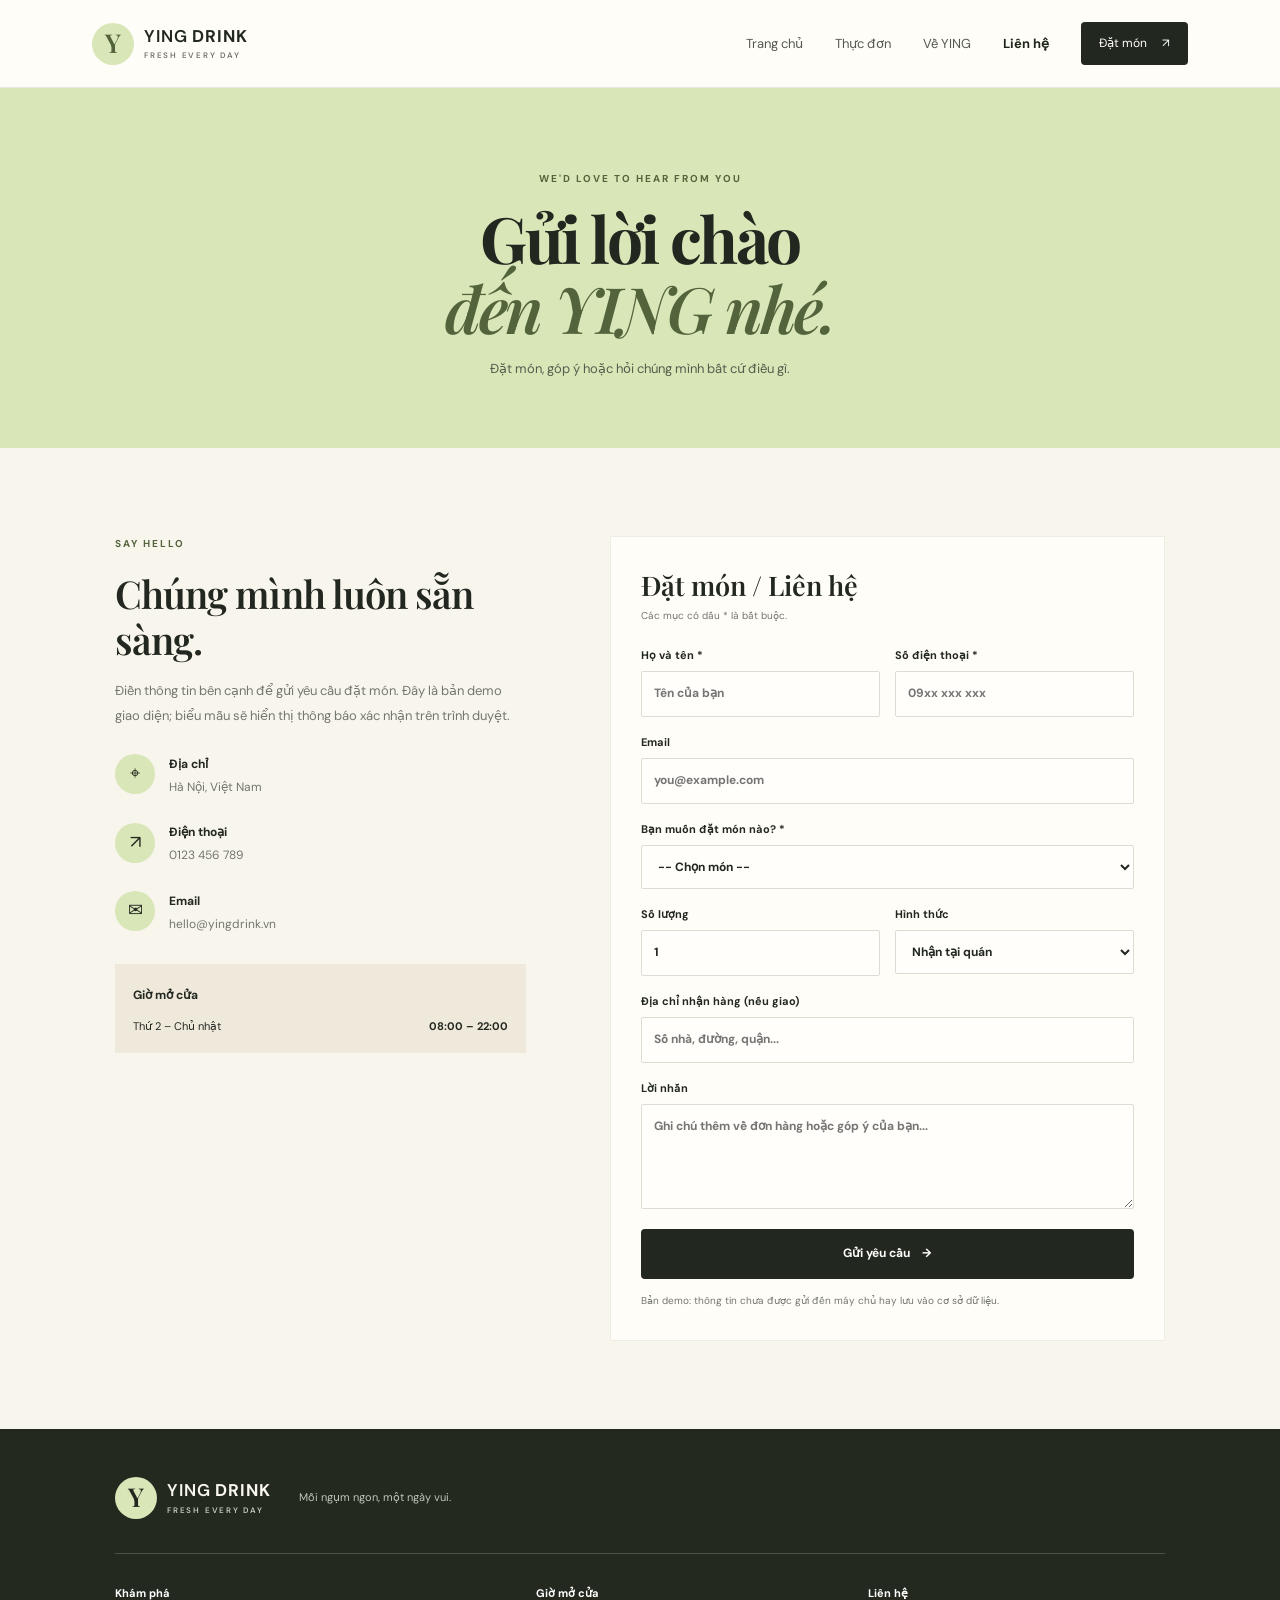
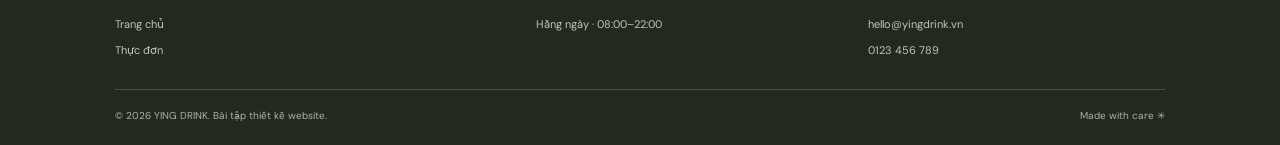
<file: contact.html>
<!DOCTYPE html>
<html lang="vi">

<head>
    <meta charset="UTF-8">
    <meta name="viewport" content="width=device-width, initial-scale=1.0">
    <title>Liên hệ & Đặt món | YING DRINK</title>
    <link
        href="https://fonts.googleapis.com/css2?family=DM+Sans:wght@400;500;600;700&family=Playfair+Display:wght@600;700&display=swap"
        rel="stylesheet">
    <link rel="stylesheet" href="css/style.css">
    <script src="js/main.js" defer></script>
</head>

<body>
    <header class="site-header"><a class="logo" href="index.html"><span class="logo-mark">Y</span><span>YING
                <b>DRINK</b><small>FRESH EVERY DAY</small></span></a><button class="menu-toggle" aria-label="Mở menu"
            aria-expanded="false">☰</button>
        <nav class="nav"><a href="index.html">Trang chủ</a><a href="menu.html">Thực đơn</a><a href="about.html">Về
                YING</a><a class="active" href="contact.html">Liên hệ</a><a class="nav-cta" href="menu.html">Đặt món
                <span>↗</span></a></nav>
    </header>
    <main>
        <section class="page-hero">
            <p class="eyebrow">WE'D LOVE TO HEAR FROM YOU</p>
            <h1>Gửi lời chào<br><em>đến YING nhé.</em></h1>
            <p>Đặt món, góp ý hoặc hỏi chúng mình bất cứ điều gì.</p>
        </section>
        <section class="contact-layout section">
            <div class="contact-details">
                <p class="eyebrow">SAY HELLO</p>
                <h2>Chúng mình luôn sẵn sàng.</h2>
                <p>Điền thông tin bên cạnh để gửi yêu cầu đặt món. Đây là bản demo giao diện; biểu mẫu sẽ hiển thị thông
                    báo xác nhận trên trình duyệt.</p>
                <div class="contact-card"><span class="contact-icon">⌖</span>
                    <div><b>Địa chỉ</b>
                        <p>Hà Nội, Việt Nam</p>
                    </div>
                </div>
                <div class="contact-card"><span class="contact-icon">↗</span>
                    <div><b>Điện thoại</b>
                        <p>0123 456 789</p>
                    </div>
                </div>
                <div class="contact-card"><span class="contact-icon">✉</span>
                    <div><b>Email</b>
                        <p>hello@yingdrink.vn</p>
                    </div>
                </div>
                <div class="hours-box"><b>Giờ mở cửa</b>
                    <div><span>Thứ 2 – Chủ nhật</span><strong>08:00 – 22:00</strong></div>
                </div>
            </div>
            <form id="order-form" class="contact-form">
                <h2>Đặt món / Liên hệ</h2>
                <p class="form-intro">Các mục có dấu * là bắt buộc.</p>
                <div class="form-row"><label>Họ và tên *<input name="name" type="text" placeholder="Tên của bạn"
                            required minlength="2"></label><label>Số điện thoại *<input name="phone" type="tel"
                            placeholder="09xx xxx xxx" pattern="[0-9+ ()-]{9,15}" required></label></div>
                <label>Email<input name="email" type="email" placeholder="you@example.com"></label><label>Bạn muốn đặt
                    món nào? *<select name="drink" required>
                        <option value="">-- Chọn món --</option>
                        <option>Trà đào cam sả</option>
                        <option>Trà vải hoa nhài</option>
                        <option>Trà chanh mật ong</option>
                        <option>Cà phê sữa đá</option>
                        <option>Bạc xỉu</option>
                        <option>Matcha latte</option>
                        <option>Trà sữa truyền thống</option>
                        <option>Matcha dâu</option>
                        <option>Khác / cần tư vấn</option>
                    </select></label>
                <div class="form-row"><label>Số lượng<input name="quantity" type="number" min="1" max="50" value="1"
                            required></label><label>Hình thức<select name="method">
                            <option>Nhận tại quán</option>
                            <option>Giao hàng</option>
                            <option>Chỉ liên hệ tư vấn</option>
                        </select></label></div><label>Địa chỉ nhận hàng (nếu giao)<input name="address" type="text"
                        placeholder="Số nhà, đường, quận..."></label><label>Lời nhắn<textarea name="message" rows="4"
                        placeholder="Ghi chú thêm về đơn hàng hoặc góp ý của bạn..."></textarea></label><button
                    class="btn btn-dark submit-btn" type="submit">Gửi yêu cầu <span>→</span></button>
                <p id="order-message" class="form-message" aria-live="polite"></p>
                <p class="privacy-note">Bản demo: thông tin chưa được gửi đến máy chủ hay lưu vào cơ sở dữ liệu.</p>
            </form>
        </section>
    </main>
    <footer class="footer">
        <div class="footer-main"><a class="logo logo-footer" href="index.html"><span
                    class="logo-mark">Y</span><span>YING <b>DRINK</b><small>FRESH EVERY DAY</small></span></a>
            <p>Mỗi ngụm ngon, một ngày vui.</p>
        </div>
        <div class="footer-links">
            <div><b>Khám phá</b><a href="index.html">Trang chủ</a><a href="menu.html">Thực đơn</a></div>
            <div><b>Giờ mở cửa</b><span>Hằng ngày · 08:00–22:00</span></div>
            <div><b>Liên hệ</b><span>hello@yingdrink.vn</span><span>0123 456 789</span></div>
        </div>
        <div class="footer-bottom"><span>© 2026 YING DRINK. Bài tập thiết kế website.</span><span>Made with care
                ✳</span></div>
    </footer>
</body>

</html>
</file>
<file: css/style.css>
:root {
     --cream: #f8f5ed;
     --paper: #fffdf8;
     --ink: #22271f;
     --green: #d8e6b8;
     --green-dark: #53643c;
     --orange: #e78b57;
     --line: #dcded3;
     --muted: #74776e;
     --serif: "Playfair Display", Georgia, serif;
     --sans: "DM Sans", Arial, sans-serif
 }

 * {
     box-sizing: border-box
 }

 html {
     scroll-behavior: smooth
 }

 body {
     margin: 0;
     background: var(--cream);
     color: var(--ink);
     font-family: var(--sans);
     font-size: 15px;
     line-height: 1.65
 }

 a {
     color: inherit;
     text-decoration: none
 }

 img {
     max-width: 100%;
     display: block
 }

 button,
 input,
 textarea,
 select {
     font: inherit
 }

 button,
 a,
 input,
 textarea,
 select {
     -webkit-tap-highlight-color: transparent
 }

 .site-header {
     height: 88px;
     display: flex;
     align-items: center;
     justify-content: space-between;
     padding: 0 7.2%;
     background: var(--paper);
     border-bottom: 1px solid #e9e7df;
     position: sticky;
     top: 0;
     z-index: 20
 }

 .logo {
     display: flex;
     align-items: center;
     gap: 10px;
     font-size: 17px;
     font-weight: 600;
     letter-spacing: .05em;
     line-height: 1.1
 }

 .logo b {
     font-weight: 700
 }

 .logo small {
     display: block;
     font-size: 8px;
     letter-spacing: .22em;
     color: var(--muted);
     margin-top: 6px
 }

 .logo-mark {
     width: 42px;
     height: 42px;
     border-radius: 50%;
     display: grid;
     place-items: center;
     background: var(--green);
     font-family: var(--serif);
     font-size: 26px;
     color: var(--green-dark)
 }

 .nav {
     display: flex;
     align-items: center;
     gap: 32px
 }

 .nav>a:not(.nav-cta) {
     font-size: 13px;
     color: #55594f;
     transition: color .2s
 }

 .nav>a:hover,
 .nav>a.active {
     color: #1d2618
 }

 .nav>a.active {
     font-weight: 700
 }

 .nav-cta {
     background: var(--ink);
     color: white;
     padding: 12px 18px;
     border-radius: 4px;
     font-size: 12px
 }

 .nav-cta span,
 .btn span {
     margin-left: 12px
 }

 .menu-toggle {
     display: none;
     border: 0;
     background: transparent;
     font-size: 25px
 }

 .hero {
     padding: 68px 9% 74px;
     display: grid;
     grid-template-columns: 1fr 1fr;
     align-items: center;
     gap: 5%;
     min-height: 590px
 }

 .eyebrow {
     font-size: 10px;
     letter-spacing: .2em;
     font-weight: 700;
     color: var(--green-dark);
     margin: 0 0 18px
 }

 .dot {
     display: inline-block;
     width: 7px;
     height: 7px;
     border-radius: 50%;
     background: var(--orange);
     margin-right: 8px
 }

 .hero h1,
 .page-hero h1 {
     font: 700 clamp(44px, 5.2vw, 72px)/1.1 var(--serif);
     letter-spacing: -.04em;
     margin: 0 0 22px
 }

 .hero h1 em,
 .page-hero h1 em,
 .story-copy h2 em {
     color: var(--green-dark);
     font-weight: 600
 }

 .hero-text {
     max-width: 440px;
     color: #666a60;
     font-size: 15px;
     line-height: 1.9
 }

 .hero-actions {
     display: flex;
     align-items: center;
     gap: 24px;
     flex-wrap: wrap;
     margin-top: 30px
 }

 .btn {
     display: inline-flex;
     align-items: center;
     justify-content: center;
     border: 0;
     padding: 15px 20px;
     font-size: 12px;
     font-weight: 700;
     border-radius: 4px;
     cursor: pointer;
     transition: transform .2s, background .2s
 }

 .btn:hover {
     transform: translateY(-2px)
 }

 .btn-dark {
     background: var(--ink);
     color: white
 }

 .btn-dark:hover {
     background: var(--green-dark)
 }

 .btn-light {
     background: var(--paper);
     color: var(--ink)
 }

 .text-link {
     font-size: 12px;
     font-weight: 700;
     border-bottom: 1px solid #aeb4a2;
     padding-bottom: 5px
 }

 .text-link span {
     margin-left: 8px
 }

 .hero-note {
     display: flex;
     align-items: center;
     gap: 14px;
     margin-top: 48px
 }

 .avatars {
     display: flex
 }

 .avatars span {
     width: 31px;
     height: 31px;
     border-radius: 50%;
     display: grid;
     place-items: center;
     border: 2px solid var(--cream);
     margin-right: -7px;
     background: #e9c5a7;
     font-size: 12px;
     font-weight: 700
 }

 .avatars span:nth-child(2) {
     background: #cbd9ae
 }

 .avatars span:nth-child(3) {
     background: #e7e0cc
 }

 .hero-note p {
     font-size: 11px;
     line-height: 1.5;
     margin: 0
 }

 .hero-note small {
     color: var(--muted)
 }

 .hero-art {
     position: relative;
     min-height: 430px;
     display: flex;
     align-items: center;
     justify-content: center
 }

 .sun-shape {
     position: absolute;
     width: min(34vw, 360px);
     height: min(34vw, 360px);
     background: var(--green);
     border-radius: 50%;
     right: 9%;
     top: 6%
 }

 .hero-drink {
     position: relative;
     width: 73%;
     height: 370px;
     object-fit: cover;
     border-radius: 48% 48% 10px 10px;
     z-index: 1;
     box-shadow: 0 25px 55px #4d50301c
 }

 .hero-label {
     position: absolute;
     font-size: 10px;
     letter-spacing: .16em;
     font-weight: 700;
     line-height: 1.6;
     z-index: 2
 }

 .label-top {
     right: 1%;
     top: 3%;
     transform: rotate(8deg)
 }

 .label-bottom {
     left: 0;
     bottom: 8%;
     color: var(--green-dark);
     transform: rotate(-8deg)
 }

 .floating-card {
     position: absolute;
     bottom: 10%;
     right: -2%;
     z-index: 3;
     display: flex;
     gap: 12px;
     align-items: center;
     padding: 14px 17px;
     background: var(--paper);
     box-shadow: 0 12px 40px #20291b16;
     border-radius: 5px
 }

 .star {
     display: grid;
     place-items: center;
     width: 36px;
     height: 36px;
     border-radius: 50%;
     background: #f5d9c2;
     color: #a35c34;
     font-size: 23px
 }

 .floating-card b,
 .floating-card small {
     display: block;
     font-size: 11px
 }

 .floating-card small {
     font-size: 10px;
     color: var(--muted);
     margin-top: 2px
 }

 .ticker {
     display: flex;
     justify-content: center;
     align-items: center;
     gap: 34px;
     padding: 18px 10px;
     background: var(--green);
     font-size: 10px;
     font-weight: 700;
     letter-spacing: .18em;
     flex-wrap: wrap
 }

 .ticker i {
     font-style: normal;
     font-size: 17px;
     color: var(--green-dark)
 }

 .section {
     padding: 88px 9%
 }

 .section-heading {
     display: flex;
     justify-content: space-between;
     align-items: end;
     margin-bottom: 30px;
     gap: 20px
 }

 .section-heading .eyebrow {
     margin-bottom: 8px
 }

 .section-heading h2,
 .values h2,
 .contact-details h2 {
     font: 600 clamp(30px, 3vw, 42px)/1.2 var(--serif);
     margin: 0;
     letter-spacing: -.025em
 }

 .product-grid {
     display: grid;
     grid-template-columns: repeat(3, 1fr);
     gap: 24px
 }

 .product-card {
     min-width: 0
 }

 .product-image {
     height: 260px;
     position: relative;
     overflow: hidden;
     border-radius: 5px;
     display: flex;
     align-items: center;
     justify-content: center
 }

 .product-image img {
     height: 100%;
     width: 100%;
     object-fit: cover;
     transition: transform .5s
 }

 .product-card:hover .product-image img {
     transform: scale(1.04)
 }

 .peach {
     background: #f1d6be
 }

 .green {
     background: #d9e4c1
 }

 .coffee {
     background: #d4c4b3
 }

 .tag {
     position: absolute;
     z-index: 2;
     top: 14px;
     left: 14px;
     background: var(--paper);
     padding: 6px 9px;
     font-size: 9px;
     font-weight: 700;
     letter-spacing: .08em
 }

 .product-info {
     display: flex;
     justify-content: space-between;
     gap: 10px;
     align-items: start;
     margin: 16px 0 9px
 }

 .product-info h3,
 .menu-item h3 {
     font-size: 15px;
     margin: 0 0 4px
 }

 .product-info p,
 .menu-item p {
     font-size: 11px;
     color: var(--muted);
     margin: 0
 }

 .product-info>b {
     font-size: 12px;
     white-space: nowrap
 }

 .product-link {
     display: flex;
     justify-content: space-between;
     border-top: 1px solid var(--line);
     padding-top: 10px;
     font-size: 10px;
     font-weight: 700
 }

 .story-band {
     display: grid;
     grid-template-columns: 1fr 1fr;
     background: var(--green);
     min-height: 420px
 }

 .story-photo {
     min-height: 420px
 }

 .story-photo img {
     width: 100%;
     height: 100%;
     object-fit: cover
 }

 .story-copy {
     padding: 65px 12%;
     align-self: center
 }

 .story-copy h2 {
     font: 600 clamp(34px, 4vw, 50px)/1.15 var(--serif);
     margin: 0 0 22px
 }

 .story-copy>p:not(.eyebrow) {
     font-size: 13px;
     color: #50584a;
     line-height: 1.9;
     margin-bottom: 26px
 }

 .values {
     padding-top: 80px;
     padding-bottom: 90px
 }

 .value-grid {
     display: grid;
     grid-template-columns: repeat(3, 1fr);
     gap: 35px;
     margin-top: 34px
 }

 .value-grid article {
     border-top: 1px solid var(--line);
     padding-top: 23px
 }

 .value-grid article>span {
     font-size: 24px;
     color: var(--green-dark);
     font-family: var(--serif)
 }

 .value-grid h3 {
     font-size: 15px;
     margin: 14px 0 7px
 }

 .value-grid p {
     font-size: 12px;
     color: var(--muted);
     line-height: 1.8;
     margin: 0;
     max-width: 300px
 }

 .newsletter {
     margin: 0 9% 85px;
     padding: 42px 5%;
     background: #efe9dc;
     display: flex;
     justify-content: space-between;
     align-items: center;
     gap: 30px
 }

 .newsletter .eyebrow {
     margin-bottom: 8px
 }

 .newsletter h2 {
     font: 600 30px var(--serif);
     margin: 0 0 8px
 }

 .newsletter p:not(.eyebrow) {
     font-size: 12px;
     color: var(--muted);
     margin: 0
 }

 .newsletter-form {
     width: min(410px, 100%);
     display: flex;
     flex-wrap: wrap;
     gap: 8px
 }

 .newsletter-form input {
     flex: 1;
     min-width: 150px;
     border: 1px solid #d8d4c9;
     background: var(--paper);
     padding: 13px 14px;
     outline: none
 }

 .newsletter-form input:focus,
 .contact-form input:focus,
 .contact-form textarea:focus,
 .contact-form select:focus {
     border-color: var(--green-dark)
 }

 .form-message {
     width: 100%;
     font-size: 12px;
     color: var(--green-dark);
     margin: 3px 0 0
 }

 .footer {
     background: #23291f;
     color: #f9f7ef;
     padding: 48px 9% 20px
 }

 .footer-main {
     display: flex;
     align-items: center;
     gap: 28px;
     padding-bottom: 34px;
     border-bottom: 1px solid #4b5045
 }

 .logo-footer .logo-mark {
     background: var(--green);
     color: var(--ink)
 }

 .logo-footer small {
     color: #c3c8b9
 }

 .footer-main>p {
     font-size: 11px;
     color: #c2c6b9;
     line-height: 1.8;
     margin: 0
 }

 .socials {
     display: flex;
     gap: 8px;
     margin-left: auto
 }

 .socials a {
     display: grid;
     place-items: center;
     width: 32px;
     height: 32px;
     border: 1px solid #5a6054;
     border-radius: 50%;
     font-size: 10px
 }

 .footer-links {
     display: grid;
     grid-template-columns: 1.3fr 1fr 1fr;
     gap: 35px;
     padding: 30px 0
 }

 .footer-links div {
     display: flex;
     flex-direction: column;
     gap: 8px;
     font-size: 11px;
     color: #c2c6b9
 }

 .footer-links b {
     color: white;
     margin-bottom: 5px
 }

 .footer-bottom {
     border-top: 1px solid #4b5045;
     padding-top: 18px;
     display: flex;
     justify-content: space-between;
     gap: 15px;
     color: #aeb3a5;
     font-size: 10px
 }

 .page-hero {
     text-align: center;
     padding: 83px 20px 68px;
     background: var(--green)
 }

 .page-hero .eyebrow {
     margin-bottom: 15px
 }

 .page-hero h1 {
     font-size: clamp(43px, 5vw, 65px);
     margin-bottom: 15px
 }

 .page-hero>p:last-child {
     max-width: 520px;
     margin: 0 auto;
     color: #555e4c;
     font-size: 13px
 }

 .menu-section {
     padding-top: 48px
 }

 .menu-toolbar {
     display: flex;
     justify-content: space-between;
     gap: 20px;
     align-items: center;
     margin-bottom: 30px;
     flex-wrap: wrap
 }

 .filters {
     display: flex;
     gap: 7px;
     flex-wrap: wrap
 }

 .filter-btn {
     border: 1px solid var(--line);
     background: transparent;
     padding: 10px 15px;
     border-radius: 30px;
     font-size: 11px;
     cursor: pointer
 }

 .filter-btn.active,
 .filter-btn:hover {
     background: var(--ink);
     border-color: var(--ink);
     color: white
 }

 .search-box {
     display: flex;
     align-items: center;
     gap: 8px;
     background: var(--paper);
     border: 1px solid var(--line);
     padding: 0 12px;
     min-width: 220px
 }

 .search-box span {
     font-size: 22px;
     color: var(--muted)
 }

 .search-box input {
     border: 0;
     background: transparent;
     outline: 0;
     padding: 11px 0;
     width: 190px;
     font-size: 11px
 }

 .menu-grid {
     display: grid;
     grid-template-columns: repeat(2, 1fr);
     gap: 18px
 }

 .menu-item {
     display: grid;
     grid-template-columns: 145px 1fr;
     gap: 18px;
     padding: 13px;
     background: var(--paper);
     border: 1px solid #eeece4;
     border-radius: 5px;
     min-width: 0
 }

 .menu-item>img {
     width: 145px;
     height: 155px;
     object-fit: cover;
     border-radius: 3px
 }

 .menu-item>div {
     align-self: center
 }

 .item-type {
     font-size: 8px;
     letter-spacing: .13em;
     color: var(--green-dark);
     font-weight: 700
 }

 .menu-item h3 {
     font-size: 15px;
     margin: 7px 0
 }

 .menu-item p {
     line-height: 1.7;
     min-height: 38px
 }

 .item-bottom {
     display: flex;
     align-items: center;
     justify-content: space-between;
     margin-top: 9px
 }

 .item-bottom>b {
     font-size: 12px
 }

 .add-order {
     width: 30px;
     height: 30px;
     border: 0;
     border-radius: 50%;
     background: var(--green);
     font-size: 21px;
     cursor: pointer;
     color: var(--ink)
 }

 .add-order:hover {
     background: var(--ink);
     color: white
 }

 .order-notice {
     margin-top: 28px;
     padding: 14px 17px;
     background: #edf0e5;
     border-left: 3px solid var(--green-dark);
     font-size: 12px;
     color: #535b49
 }

 .empty-results {
     padding: 25px;
     text-align: center;
     color: var(--muted)
 }

 .menu-cta {
     display: flex;
     justify-content: space-between;
     align-items: center;
     gap: 20px;
     background: #efe9dc;
     padding: 28px 30px;
     margin-top: 35px
 }

 .menu-cta h2 {
     font: 600 25px var(--serif);
     margin: 0 0 5px
 }

 .menu-cta p {
     font-size: 12px;
     color: var(--muted);
     margin: 0
 }

 .about-feature {
     display: grid;
     grid-template-columns: 1fr 1fr;
     gap: 7%;
     align-items: center;
     padding: 80px 10%
 }

 .about-feature>img {
     width: 100%;
     height: 450px;
     object-fit: cover;
     border-radius: 4px
 }

 .about-feature h2 {
     font: 600 clamp(32px, 3vw, 44px)/1.2 var(--serif);
     margin: 0 0 20px
 }

 .about-feature div>p:not(.eyebrow) {
     font-size: 13px;
     line-height: 1.9;
     color: #666a60
 }

 .about-feature .btn {
     margin-top: 12px
 }

 .quote-section {
     text-align: center;
     padding: 65px 20px 75px;
     background: #efe9dc
 }

 .quote-section>span {
     font: 70px var(--serif);
     color: var(--green-dark);
     line-height: 1
 }

 .quote-section blockquote {
     font: 600 clamp(24px, 3vw, 36px)/1.4 var(--serif);
     max-width: 760px;
     margin: 0 auto 20px
 }

 .quote-section p {
     font-size: 10px;
     letter-spacing: .2em;
     font-weight: 700;
     color: var(--green-dark)
 }

 .contact-layout {
     display: grid;
     grid-template-columns: .85fr 1.15fr;
     gap: 8%;
     align-items: start
 }

 .contact-details h2 {
     margin-bottom: 17px
 }

 .contact-details>p:not(.eyebrow) {
     font-size: 13px;
     color: var(--muted);
     line-height: 1.9
 }

 .contact-card {
     display: flex;
     align-items: center;
     gap: 14px;
     margin-top: 22px
 }

 .contact-icon {
     width: 40px;
     height: 40px;
     display: grid;
     place-items: center;
     border-radius: 50%;
     background: var(--green);
     font-size: 18px
 }

 .contact-card b {
     font-size: 12px
 }

 .contact-card p {
     font-size: 12px;
     color: var(--muted);
     margin: 2px 0 0
 }

 .hours-box {
     margin-top: 30px;
     padding: 18px;
     background: #efe9dc
 }

 .hours-box>b {
     font-size: 12px
 }

 .hours-box div {
     display: flex;
     justify-content: space-between;
     gap: 10px;
     margin-top: 10px;
     font-size: 11px
 }

 .hours-box strong {
     font-size: 11px
 }

 .contact-form {
     background: var(--paper);
     padding: 30px;
     border: 1px solid #eeece4
 }

 .contact-form h2 {
     font: 600 27px var(--serif);
     margin: 0 0 5px
 }

 .form-intro,
 .privacy-note {
     font-size: 10px;
     color: var(--muted);
     margin: 0 0 22px
 }

 .contact-form label {
     display: flex;
     flex-direction: column;
     gap: 7px;
     font-size: 11px;
     font-weight: 700;
     margin-bottom: 16px
 }

 .form-row {
     display: grid;
     grid-template-columns: 1fr 1fr;
     gap: 15px
 }

 .contact-form input,
 .contact-form textarea,
 .contact-form select {
     width: 100%;
     border: 1px solid var(--line);
     background: #fffefa;
     padding: 12px;
     font-size: 12px;
     outline: 0;
     border-radius: 2px;
     color: var(--ink)
 }

 .contact-form textarea {
     resize: vertical
 }

 .submit-btn {
     width: 100%;
     margin-top: 4px
 }

 .contact-form .privacy-note {
     margin: 14px 0 0;
     font-weight: 400
 }

 .sr-only {
     position: absolute;
     width: 1px;
     height: 1px;
     padding: 0;
     margin: -1px;
     overflow: hidden;
     clip: rect(0, 0, 0, 0);
     white-space: nowrap;
     border: 0
 }

 @media(max-width:900px) {
     .site-header {
         padding: 0 5%
     }

     .nav {
         gap: 17px
     }

     .hero {
         padding-left: 6%;
         padding-right: 6%;
         gap: 2%
     }

     .hero-art {
         min-height: 350px
     }

     .hero-drink {
         height: 315px
     }

     .section {
         padding-left: 6%;
         padding-right: 6%
     }

     .menu-grid {
         grid-template-columns: 1fr
     }

     .about-feature {
         padding: 65px 6%;
         gap: 5%
     }

     .contact-layout {
         padding-left: 6%;
         padding-right: 6%;
         gap: 4%
     }

     .newsletter {
         margin-left: 6%;
         margin-right: 6%
     }
 }

 @media(max-width:680px) {
     .site-header {
         height: 72px
     }

     .menu-toggle {
         display: block
     }

     .nav {
         display: none;
         position: absolute;
         top: 71px;
         left: 0;
         right: 0;
         padding: 18px 6% 24px;
         background: var(--paper);
         border-bottom: 1px solid var(--line);
         flex-direction: column;
         align-items: stretch;
         gap: 0
     }

     .nav.open {
         display: flex
     }

     .nav>a:not(.nav-cta) {
         padding: 12px 0;
         border-bottom: 1px solid #eeece4
     }

     .nav-cta {
         margin-top: 14px;
         text-align: center
     }

     .hero {
         grid-template-columns: 1fr;
         padding: 48px 7% 50px;
         gap: 20px
     }

     .hero h1 {
         font-size: 51px
     }

     .hero-art {
         min-height: 330px;
         grid-row: 1
     }

     .hero-drink {
         height: 300px;
         width: 70%
     }

     .sun-shape {
         width: 260px;
         height: 260px;
         right: 10%
     }

     .floating-card {
         right: 0;
         bottom: 4%
     }

     .hero-copy {
         grid-row: 2
     }

     .hero-note {
         margin-top: 30px
     }

     .ticker {
         gap: 12px;
         font-size: 8px
     }

     .ticker span:nth-of-type(3),
     .ticker span:nth-of-type(4) {
         display: none
     }

     .section {
         padding: 58px 7%
     }

     .section-heading {
         align-items: start;
         flex-direction: column
     }

     .product-grid {
         grid-template-columns: 1fr;
         gap: 28px
     }

     .product-image {
         height: 280px
     }

     .story-band {
         grid-template-columns: 1fr
     }

     .story-photo {
         min-height: 260px;
         height: 260px
     }

     .story-copy {
         padding: 42px 7%
     }

     .value-grid {
         grid-template-columns: 1fr;
         gap: 25px
     }

     .newsletter {
         margin: 0 5% 55px;
         padding: 28px 6%;
         flex-direction: column;
         align-items: stretch
     }

     .newsletter-form {
         width: 100%
     }

     .footer {
         padding: 38px 7% 18px
     }

     .footer-main {
         flex-wrap: wrap;
         gap: 18px
     }

     .footer-main>p {
         width: 100%
     }

     .socials {
         margin-left: 0
     }

     .footer-links {
         grid-template-columns: 1fr 1fr;
         gap: 24px
     }

     .footer-links div:last-child {
         grid-column: 1/-1
     }

     .footer-bottom {
         flex-direction: column;
         gap: 6px
     }

     .page-hero {
         padding: 58px 7% 50px
     }

     .page-hero h1 {
         font-size: 47px
     }

     .menu-section {
         padding-top: 35px
     }

     .menu-toolbar {
         align-items: stretch
     }

     .filters {
         gap: 6px
     }

     .filter-btn {
         padding: 9px 12px
     }

     .search-box {
         width: 100%
     }

     .search-box input {
         width: 100%
     }

     .menu-item {
         grid-template-columns: 110px 1fr;
         gap: 12px;
         padding: 10px
     }

     .menu-item>img {
         width: 110px;
         height: 145px
     }

     .menu-item h3 {
         font-size: 13px
     }

     .menu-item p {
         font-size: 10px
     }

     .menu-cta {
         align-items: start;
         flex-direction: column;
         padding: 23px
     }

     .about-feature {
         grid-template-columns: 1fr;
         padding: 48px 7%;
         gap: 28px
     }

     .about-feature>img {
         height: 300px
     }

     .contact-layout {
         grid-template-columns: 1fr;
         padding: 48px 7%;
         gap: 38px
     }

     .contact-form {
         padding: 22px 17px
     }

     .form-row {
         grid-template-columns: 1fr;
         gap: 0
     }

     .hours-box div {
         flex-wrap: wrap
     }

     .quote-section {
         padding: 50px 7%
     }
 }
</file>
